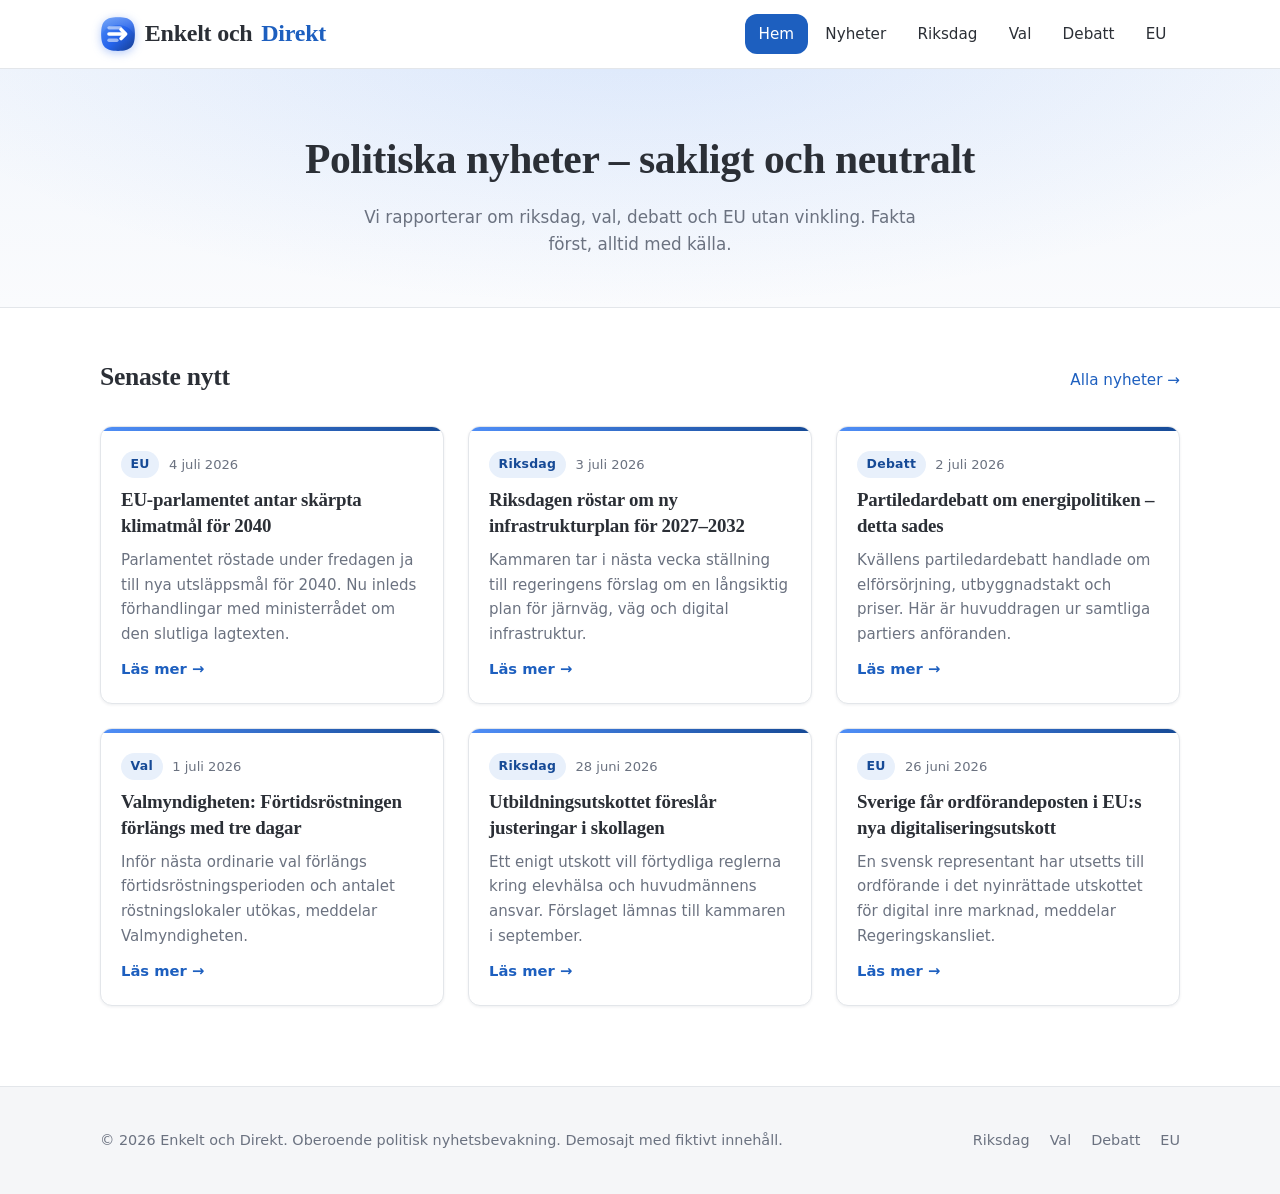
<file: index.html>
<!DOCTYPE html>
<html lang="sv">
<head>
  <meta charset="UTF-8">
  <meta name="viewport" content="width=device-width, initial-scale=1.0">
  <meta name="description" content="Neutral politisk nyhetssajt med nyheter om riksdag, val, debatt och EU.">
  <title>Enkelt och Direkt – Neutral politisk nyhetssajt</title>
  <link rel="icon" type="image/svg+xml" href="assets/logo.svg">
  <link rel="stylesheet" href="css/style.css">
</head>
<body>

  <header class="site-header">
    <div class="header-inner">
      <a class="logo" href="index.html"><img class="logo-mark" src="assets/logo.svg" alt="">Enkelt och <span>Direkt</span></a>
      <button class="nav-toggle" aria-label="Öppna meny" aria-expanded="false">&#9776;</button>
      <nav class="main-nav" aria-label="Huvudmeny">
        <ul>
          <li><a href="index.html" class="active">Hem</a></li>
          <li><a href="nyheter.html">Nyheter</a></li>
          <li><a href="nyheter.html?kategori=Riksdag">Riksdag</a></li>
          <li><a href="nyheter.html?kategori=Val">Val</a></li>
          <li><a href="nyheter.html?kategori=Debatt">Debatt</a></li>
          <li><a href="nyheter.html?kategori=EU">EU</a></li>
        </ul>
      </nav>
    </div>
  </header>

  <section class="page-hero">
    <div class="container">
      <h1>Politiska nyheter – sakligt och neutralt</h1>
      <p>Vi rapporterar om riksdag, val, debatt och EU utan vinkling. Fakta först, alltid med källa.</p>
    </div>
  </section>

  <main>
    <section class="section">
      <div class="container">
        <div class="section-head">
          <h2>Senaste nytt</h2>
          <a class="see-all" href="nyheter.html">Alla nyheter &rarr;</a>
        </div>
        <div class="news-grid" id="latest-grid"></div>
      </div>
    </section>
  </main>

  <footer class="site-footer">
    <div class="container footer-inner">
      <p>&copy; 2026 Enkelt och Direkt. Oberoende politisk nyhetsbevakning. Demosajt med fiktivt innehåll.</p>
      <ul class="footer-nav">
        <li><a href="nyheter.html?kategori=Riksdag">Riksdag</a></li>
        <li><a href="nyheter.html?kategori=Val">Val</a></li>
        <li><a href="nyheter.html?kategori=Debatt">Debatt</a></li>
        <li><a href="nyheter.html?kategori=EU">EU</a></li>
      </ul>
    </div>
  </footer>

  <script src="js/data.js"></script>
  <script src="js/main.js"></script>
</body>
</html>
</file>
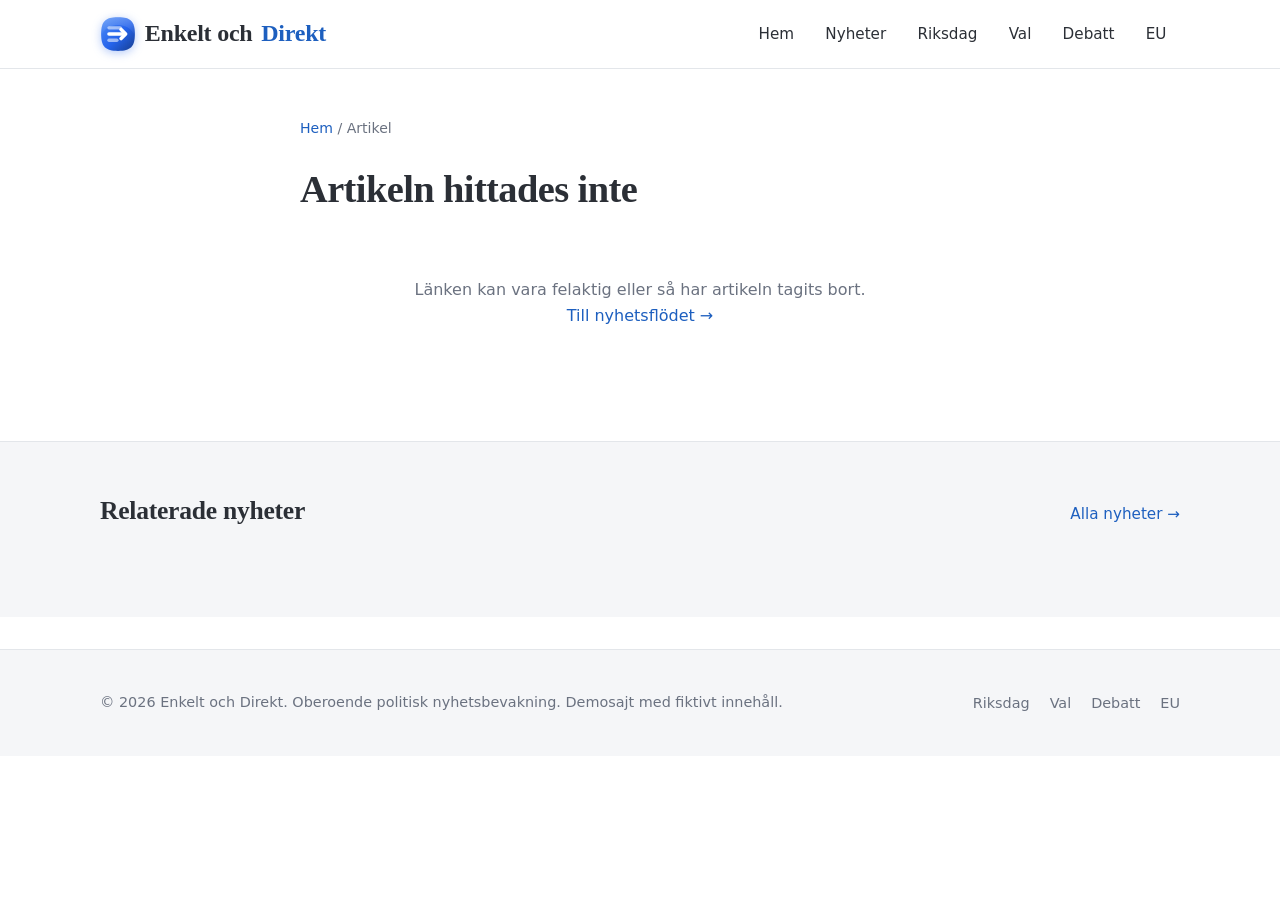
<file: artikel.html>
<!DOCTYPE html>
<html lang="sv">
<head>
  <meta charset="UTF-8">
  <meta name="viewport" content="width=device-width, initial-scale=1.0">
  <meta name="description" content="Läs hela artikeln med källa och relaterade nyheter.">
  <title>Artikel – Enkelt och Direkt</title>
  <link rel="icon" type="image/svg+xml" href="assets/logo.svg">
  <link rel="stylesheet" href="css/style.css">
</head>
<body>

  <header class="site-header">
    <div class="header-inner">
      <a class="logo" href="index.html"><img class="logo-mark" src="assets/logo.svg" alt="">Enkelt och <span>Direkt</span></a>
      <button class="nav-toggle" aria-label="Öppna meny" aria-expanded="false">&#9776;</button>
      <nav class="main-nav" aria-label="Huvudmeny">
        <ul>
          <li><a href="index.html">Hem</a></li>
          <li><a href="nyheter.html">Nyheter</a></li>
          <li><a href="nyheter.html?kategori=Riksdag">Riksdag</a></li>
          <li><a href="nyheter.html?kategori=Val">Val</a></li>
          <li><a href="nyheter.html?kategori=Debatt">Debatt</a></li>
          <li><a href="nyheter.html?kategori=EU">EU</a></li>
        </ul>
      </nav>
    </div>
  </header>

  <main>
    <article class="article-wrap" id="article-wrap"></article>

    <section class="related-section">
      <div class="container">
        <div class="section-head">
          <h2>Relaterade nyheter</h2>
          <a class="see-all" href="nyheter.html">Alla nyheter &rarr;</a>
        </div>
        <div class="news-grid" id="related-grid"></div>
      </div>
    </section>
  </main>

  <footer class="site-footer">
    <div class="container footer-inner">
      <p>&copy; 2026 Enkelt och Direkt. Oberoende politisk nyhetsbevakning. Demosajt med fiktivt innehåll.</p>
      <ul class="footer-nav">
        <li><a href="nyheter.html?kategori=Riksdag">Riksdag</a></li>
        <li><a href="nyheter.html?kategori=Val">Val</a></li>
        <li><a href="nyheter.html?kategori=Debatt">Debatt</a></li>
        <li><a href="nyheter.html?kategori=EU">EU</a></li>
      </ul>
    </div>
  </footer>

  <script src="js/data.js"></script>
  <script src="js/main.js"></script>
</body>
</html>
</file>
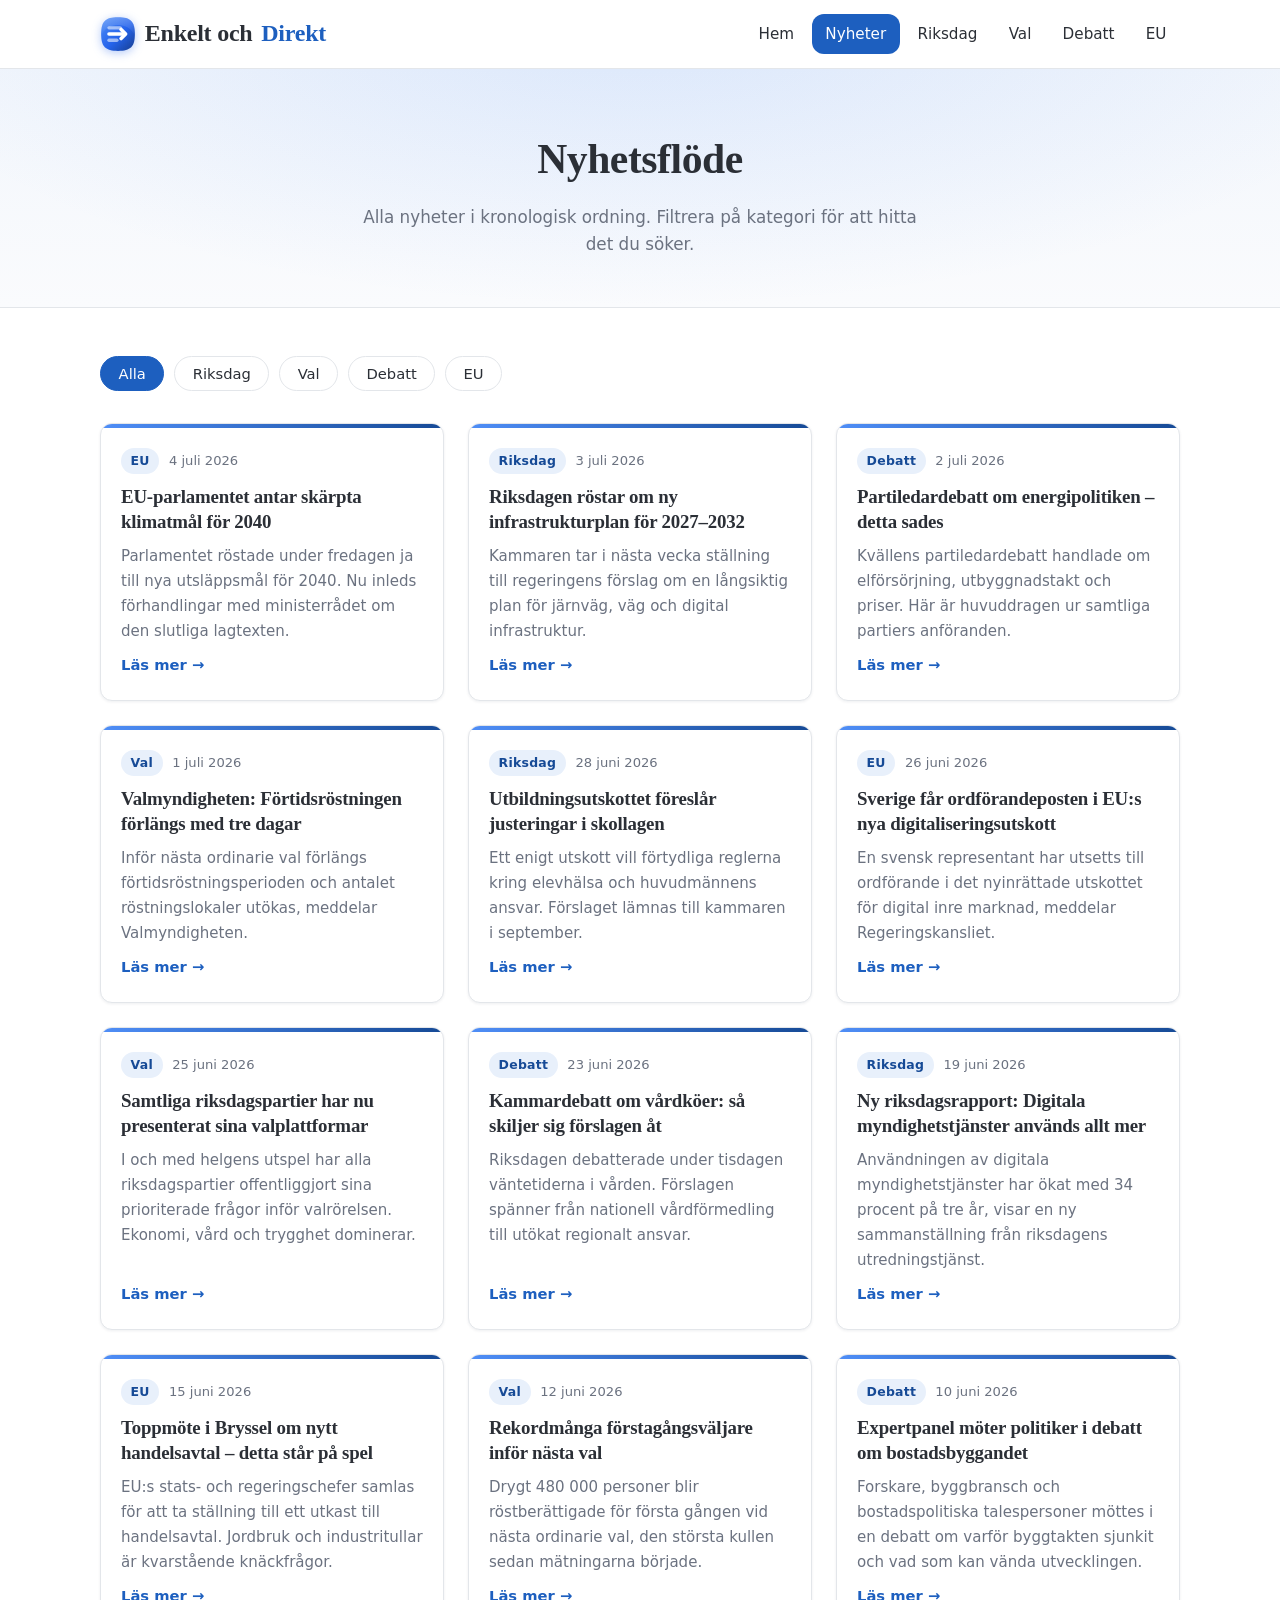
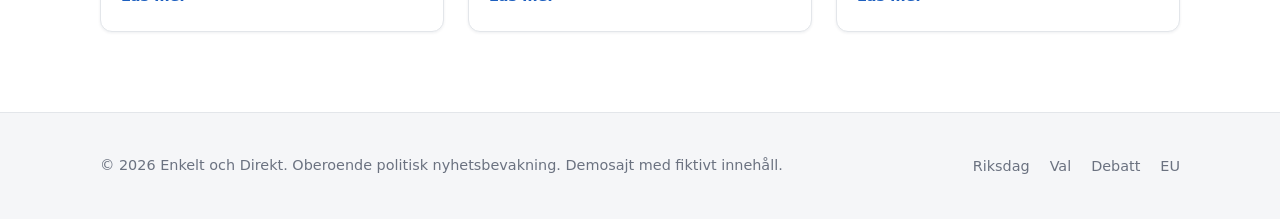
<file: nyheter.html>
<!DOCTYPE html>
<html lang="sv">
<head>
  <meta charset="UTF-8">
  <meta name="viewport" content="width=device-width, initial-scale=1.0">
  <meta name="description" content="Nyhetsflöde med alla politiska nyheter – filtrera på Riksdag, Val, Debatt och EU.">
  <title>Nyheter – Enkelt och Direkt</title>
  <link rel="icon" type="image/svg+xml" href="assets/logo.svg">
  <link rel="stylesheet" href="css/style.css">
</head>
<body>

  <header class="site-header">
    <div class="header-inner">
      <a class="logo" href="index.html"><img class="logo-mark" src="assets/logo.svg" alt="">Enkelt och <span>Direkt</span></a>
      <button class="nav-toggle" aria-label="Öppna meny" aria-expanded="false">&#9776;</button>
      <nav class="main-nav" aria-label="Huvudmeny">
        <ul>
          <li><a href="index.html">Hem</a></li>
          <li><a href="nyheter.html" class="active">Nyheter</a></li>
          <li><a href="nyheter.html?kategori=Riksdag">Riksdag</a></li>
          <li><a href="nyheter.html?kategori=Val">Val</a></li>
          <li><a href="nyheter.html?kategori=Debatt">Debatt</a></li>
          <li><a href="nyheter.html?kategori=EU">EU</a></li>
        </ul>
      </nav>
    </div>
  </header>

  <section class="page-hero">
    <div class="container">
      <h1>Nyhetsflöde</h1>
      <p>Alla nyheter i kronologisk ordning. Filtrera på kategori för att hitta det du söker.</p>
    </div>
  </section>

  <main>
    <section class="section">
      <div class="container">
        <div class="filter-bar" id="filter-bar" role="group" aria-label="Filtrera på kategori"></div>
        <div class="news-grid" id="feed-grid"></div>
      </div>
    </section>
  </main>

  <footer class="site-footer">
    <div class="container footer-inner">
      <p>&copy; 2026 Enkelt och Direkt. Oberoende politisk nyhetsbevakning. Demosajt med fiktivt innehåll.</p>
      <ul class="footer-nav">
        <li><a href="nyheter.html?kategori=Riksdag">Riksdag</a></li>
        <li><a href="nyheter.html?kategori=Val">Val</a></li>
        <li><a href="nyheter.html?kategori=Debatt">Debatt</a></li>
        <li><a href="nyheter.html?kategori=EU">EU</a></li>
      </ul>
    </div>
  </footer>

  <script src="js/data.js"></script>
  <script src="js/main.js"></script>
</body>
</html>
</file>
<file: css/style.css>
/* ==========================================================
   Neutral nyhetssajt — vit/grå/blå, luftig och läsbar
   Typsnitt: Georgia (rubriker) + systemets sans-serif (brödtext)
   ========================================================== */

:root {
  --color-bg: #ffffff;
  --color-bg-alt: #f5f6f8;
  --color-text: #2b2f36;
  --color-text-muted: #6b7280;
  --color-border: #e3e6ea;
  --color-accent: #1d5fbf;
  --color-accent-dark: #164a96;
  --color-accent-soft: #e8f0fb;

  --font-heading: Georgia, "Times New Roman", serif;
  --font-body: system-ui, -apple-system, "Segoe UI", Roboto, Arial, sans-serif;

  --max-width: 1120px;
  --radius: 12px;
  --shadow: 0 1px 3px rgba(20, 30, 50, 0.07);
  --shadow-hover: 0 10px 28px rgba(29, 95, 191, 0.16);
}

* { box-sizing: border-box; margin: 0; padding: 0; }

html { scroll-behavior: smooth; }

body {
  font-family: var(--font-body);
  color: var(--color-text);
  background: var(--color-bg);
  line-height: 1.65;
  font-size: 1rem;
}

img { max-width: 100%; display: block; }

a { color: var(--color-accent); text-decoration: none; }
a:hover { color: var(--color-accent-dark); text-decoration: underline; }

.container {
  max-width: var(--max-width);
  margin: 0 auto;
  padding: 0 1.25rem;
}

/* ---------- Header ---------- */

.site-header {
  border-bottom: 1px solid var(--color-border);
  background: rgba(255, 255, 255, 0.82);
  backdrop-filter: blur(10px);
  -webkit-backdrop-filter: blur(10px);
  position: sticky;
  top: 0;
  z-index: 50;
}

.header-inner {
  display: flex;
  align-items: center;
  justify-content: space-between;
  gap: 1rem;
  padding: 0.9rem 1.25rem;
  max-width: var(--max-width);
  margin: 0 auto;
}

.logo {
  display: flex;
  align-items: center;
  gap: 0.55rem;
  font-family: var(--font-heading);
  font-size: 1.5rem;
  font-weight: 700;
  color: var(--color-text);
  letter-spacing: -0.01em;
  white-space: nowrap;
}

.logo-mark {
  width: 36px;
  height: 36px;
  flex-shrink: 0;
  filter: drop-shadow(0 2px 5px rgba(37, 99, 235, 0.35));
  transition: transform 0.18s ease;
}
.logo:hover .logo-mark { transform: rotate(-5deg) scale(1.06); }
.logo:hover { text-decoration: none; color: var(--color-accent); }
.logo span { color: var(--color-accent); }

.main-nav ul {
  display: flex;
  gap: 0.25rem;
  list-style: none;
}

.main-nav a {
  display: block;
  padding: 0.45rem 0.85rem;
  border-radius: var(--radius);
  color: var(--color-text);
  font-weight: 500;
  font-size: 0.95rem;
}
.main-nav a:hover {
  background: var(--color-accent-soft);
  color: var(--color-accent-dark);
  text-decoration: none;
}
.main-nav a.active {
  background: var(--color-accent);
  color: #fff;
}

.nav-toggle {
  display: none;
  background: none;
  border: 1px solid var(--color-border);
  border-radius: var(--radius);
  padding: 0.45rem 0.7rem;
  font-size: 1.15rem;
  line-height: 1;
  cursor: pointer;
  color: var(--color-text);
}

/* ---------- Hero / sidhuvud ---------- */

.page-hero {
  background:
    radial-gradient(ellipse 60% 120% at 50% -20%, rgba(79, 142, 247, 0.14), transparent),
    linear-gradient(180deg, #f2f6fc 0%, #fafbfd 100%);
  border-bottom: 1px solid var(--color-border);
  padding: 3.5rem 0 3rem;
  text-align: center;
}

.page-hero h1 {
  font-family: var(--font-heading);
  font-size: clamp(1.8rem, 4vw, 2.6rem);
  margin-bottom: 0.6rem;
  letter-spacing: -0.01em;
}

.page-hero p {
  color: var(--color-text-muted);
  max-width: 560px;
  margin: 0 auto;
  font-size: 1.05rem;
}

/* ---------- Sektioner ---------- */

.section { padding: 3rem 0; }

.section-head {
  display: flex;
  align-items: baseline;
  justify-content: space-between;
  gap: 1rem;
  margin-bottom: 1.75rem;
}

.section-head h2 {
  font-family: var(--font-heading);
  font-size: 1.6rem;
  letter-spacing: -0.01em;
}

.section-head .see-all {
  font-size: 0.95rem;
  font-weight: 500;
  white-space: nowrap;
}

/* ---------- Nyhetsgrid & kort ---------- */

.news-grid {
  display: grid;
  grid-template-columns: repeat(3, 1fr);
  gap: 1.5rem;
}

.news-card {
  display: flex;
  flex-direction: column;
  background: var(--color-bg);
  border: 1px solid var(--color-border);
  border-radius: var(--radius);
  overflow: hidden;
  box-shadow: var(--shadow);
  transition: box-shadow 0.18s ease, transform 0.18s ease;
}
.news-card:hover {
  box-shadow: var(--shadow-hover);
  transform: translateY(-2px);
}

.news-card .card-accent {
  height: 4px;
  background: linear-gradient(90deg, #4f8ef7, var(--color-accent-dark));
}

.news-card .card-body {
  display: flex;
  flex-direction: column;
  gap: 0.6rem;
  padding: 1.25rem 1.25rem 1.4rem;
  flex: 1;
}

.card-meta {
  display: flex;
  align-items: center;
  gap: 0.6rem;
  font-size: 0.82rem;
  color: var(--color-text-muted);
}

.badge {
  display: inline-block;
  background: var(--color-accent-soft);
  color: var(--color-accent-dark);
  font-weight: 600;
  font-size: 0.78rem;
  padding: 0.18rem 0.6rem;
  border-radius: 999px;
  letter-spacing: 0.02em;
}

.news-card h3 {
  font-family: var(--font-heading);
  font-size: 1.18rem;
  line-height: 1.35;
  letter-spacing: -0.01em;
}
.news-card h3 a { color: var(--color-text); }
.news-card h3 a:hover { color: var(--color-accent); text-decoration: none; }

.news-card p.preview {
  color: var(--color-text-muted);
  font-size: 0.94rem;
  flex: 1;
}

.card-link {
  font-weight: 600;
  font-size: 0.92rem;
  margin-top: auto;
}

/* ---------- Kategorifilter ---------- */

.filter-bar {
  display: flex;
  flex-wrap: wrap;
  gap: 0.6rem;
  margin-bottom: 2rem;
}

.filter-btn {
  border: 1px solid var(--color-border);
  background: var(--color-bg);
  color: var(--color-text);
  font-family: var(--font-body);
  font-size: 0.92rem;
  font-weight: 500;
  padding: 0.5rem 1.1rem;
  border-radius: 999px;
  cursor: pointer;
  transition: background 0.15s ease, color 0.15s ease, border-color 0.15s ease;
}
.filter-btn:hover {
  border-color: var(--color-accent);
  color: var(--color-accent-dark);
}
.filter-btn.active {
  background: var(--color-accent);
  border-color: var(--color-accent);
  color: #fff;
}

.empty-state {
  color: var(--color-text-muted);
  text-align: center;
  padding: 3rem 0;
}

/* ---------- Artikelsida ---------- */

.article-wrap {
  max-width: 720px;
  margin: 0 auto;
  padding: 3rem 1.25rem 4rem;
}

.article-wrap .breadcrumb {
  font-size: 0.88rem;
  color: var(--color-text-muted);
  margin-bottom: 1.5rem;
}

.article-wrap h1 {
  font-family: var(--font-heading);
  font-size: clamp(1.7rem, 4vw, 2.4rem);
  line-height: 1.25;
  letter-spacing: -0.015em;
  margin-bottom: 1rem;
}

.article-meta {
  display: flex;
  flex-wrap: wrap;
  align-items: center;
  gap: 0.75rem;
  color: var(--color-text-muted);
  font-size: 0.9rem;
  padding-bottom: 1.5rem;
  margin-bottom: 1.75rem;
  border-bottom: 1px solid var(--color-border);
}

.article-body p {
  margin-bottom: 1.25rem;
  font-size: 1.08rem;
  line-height: 1.75;
}

.article-body p:first-of-type {
  font-weight: 600;
  color: var(--color-text);
}

.article-source {
  margin-top: 2rem;
  padding: 1rem 1.25rem;
  background: var(--color-bg-alt);
  border-left: 3px solid var(--color-accent);
  border-radius: 0 var(--radius) var(--radius) 0;
  font-size: 0.92rem;
  color: var(--color-text-muted);
}

.related-section {
  background: var(--color-bg-alt);
  border-top: 1px solid var(--color-border);
  padding: 3rem 0 3.5rem;
}

/* ---------- Footer ---------- */

.site-footer {
  border-top: 1px solid var(--color-border);
  background: var(--color-bg-alt);
  padding: 2.5rem 0;
  margin-top: 2rem;
}

.footer-inner {
  display: flex;
  flex-wrap: wrap;
  justify-content: space-between;
  gap: 1.5rem;
  align-items: center;
}

.site-footer p {
  color: var(--color-text-muted);
  font-size: 0.9rem;
}

.footer-nav {
  display: flex;
  gap: 1.25rem;
  list-style: none;
}
.footer-nav a { font-size: 0.9rem; color: var(--color-text-muted); }
.footer-nav a:hover { color: var(--color-accent); }

/* ---------- Responsivt ---------- */

@media (max-width: 900px) {
  .news-grid { grid-template-columns: repeat(2, 1fr); }
}

@media (max-width: 720px) {
  .nav-toggle { display: block; }

  .main-nav {
    display: none;
    position: absolute;
    top: 100%;
    left: 0;
    right: 0;
    background: var(--color-bg);
    border-bottom: 1px solid var(--color-border);
    box-shadow: var(--shadow-hover);
  }
  .main-nav.open { display: block; }

  .main-nav ul {
    flex-direction: column;
    gap: 0;
    padding: 0.5rem 1rem 1rem;
  }
  .main-nav a { padding: 0.75rem 0.85rem; }

  .page-hero { padding: 2.25rem 0 2rem; }
  .section { padding: 2.25rem 0; }
}

@media (max-width: 560px) {
  .news-grid { grid-template-columns: 1fr; }
  .footer-inner { flex-direction: column; align-items: flex-start; }
}
</file>
